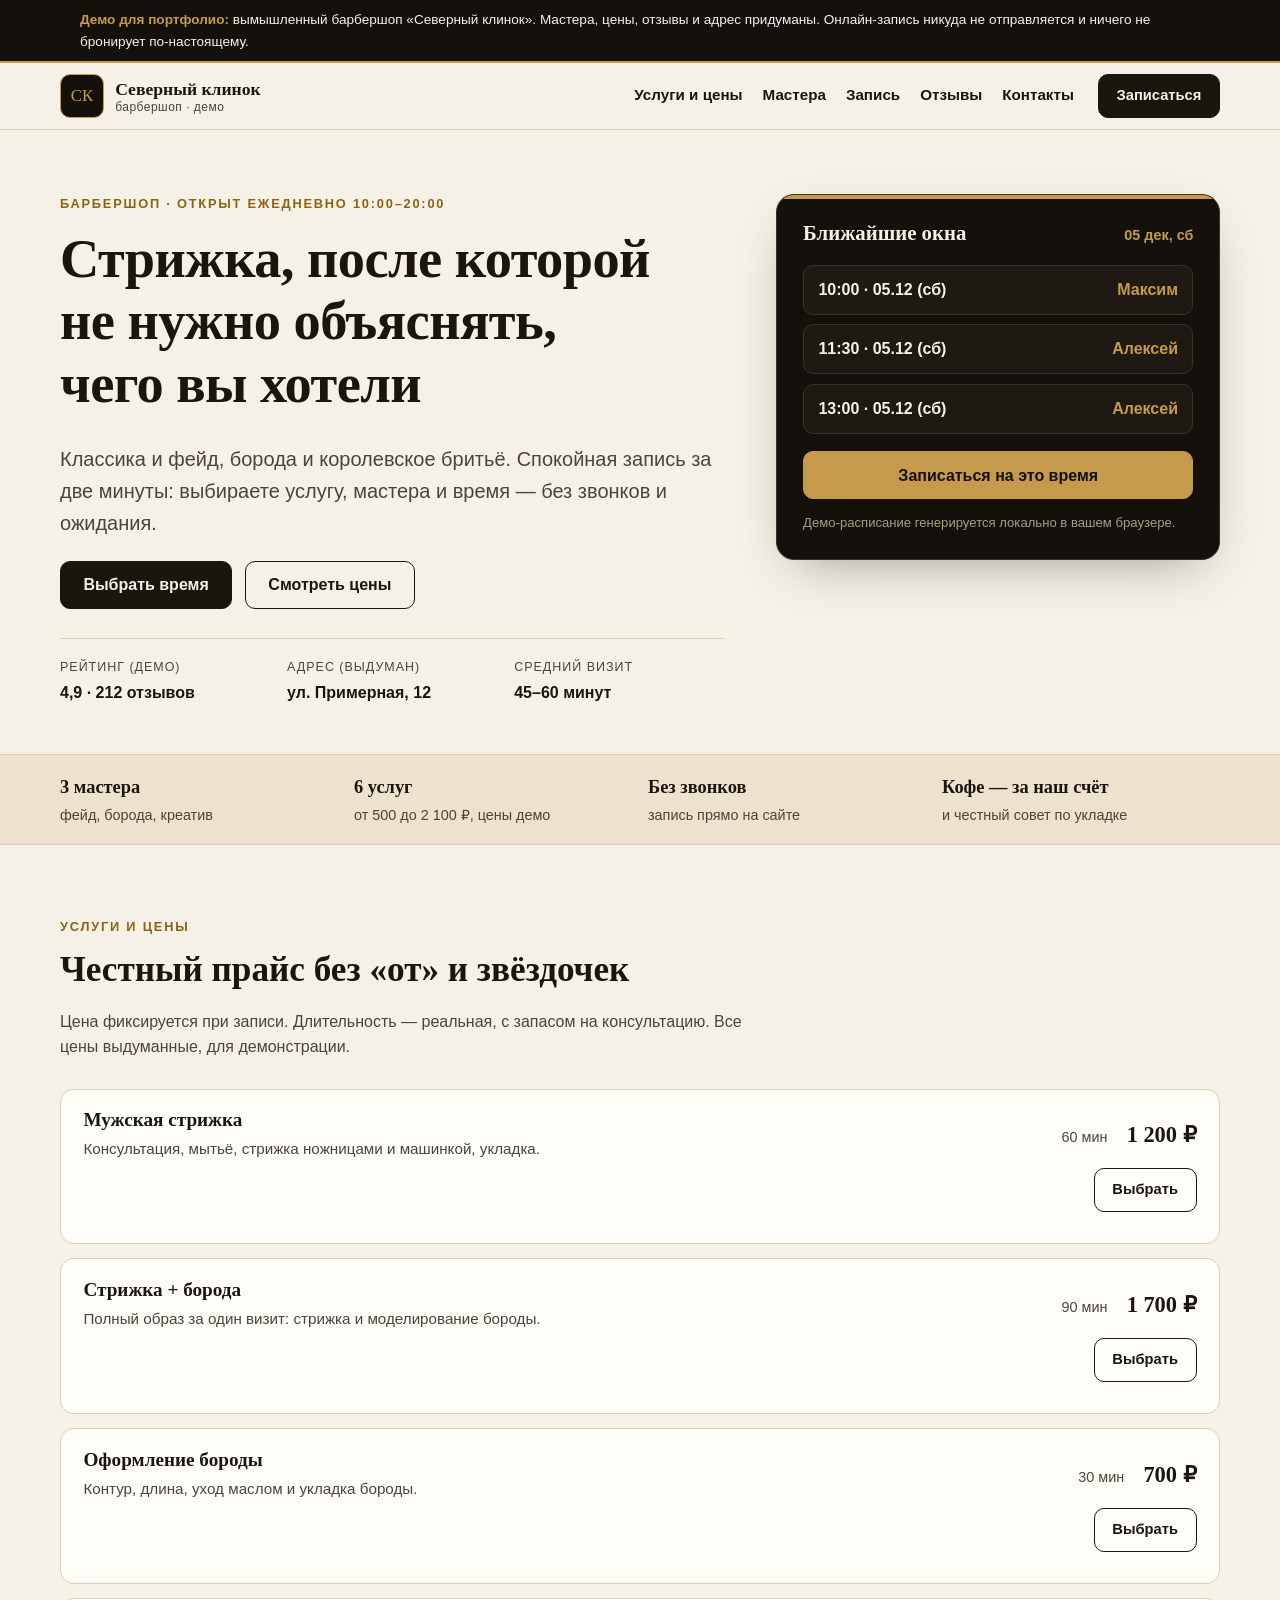
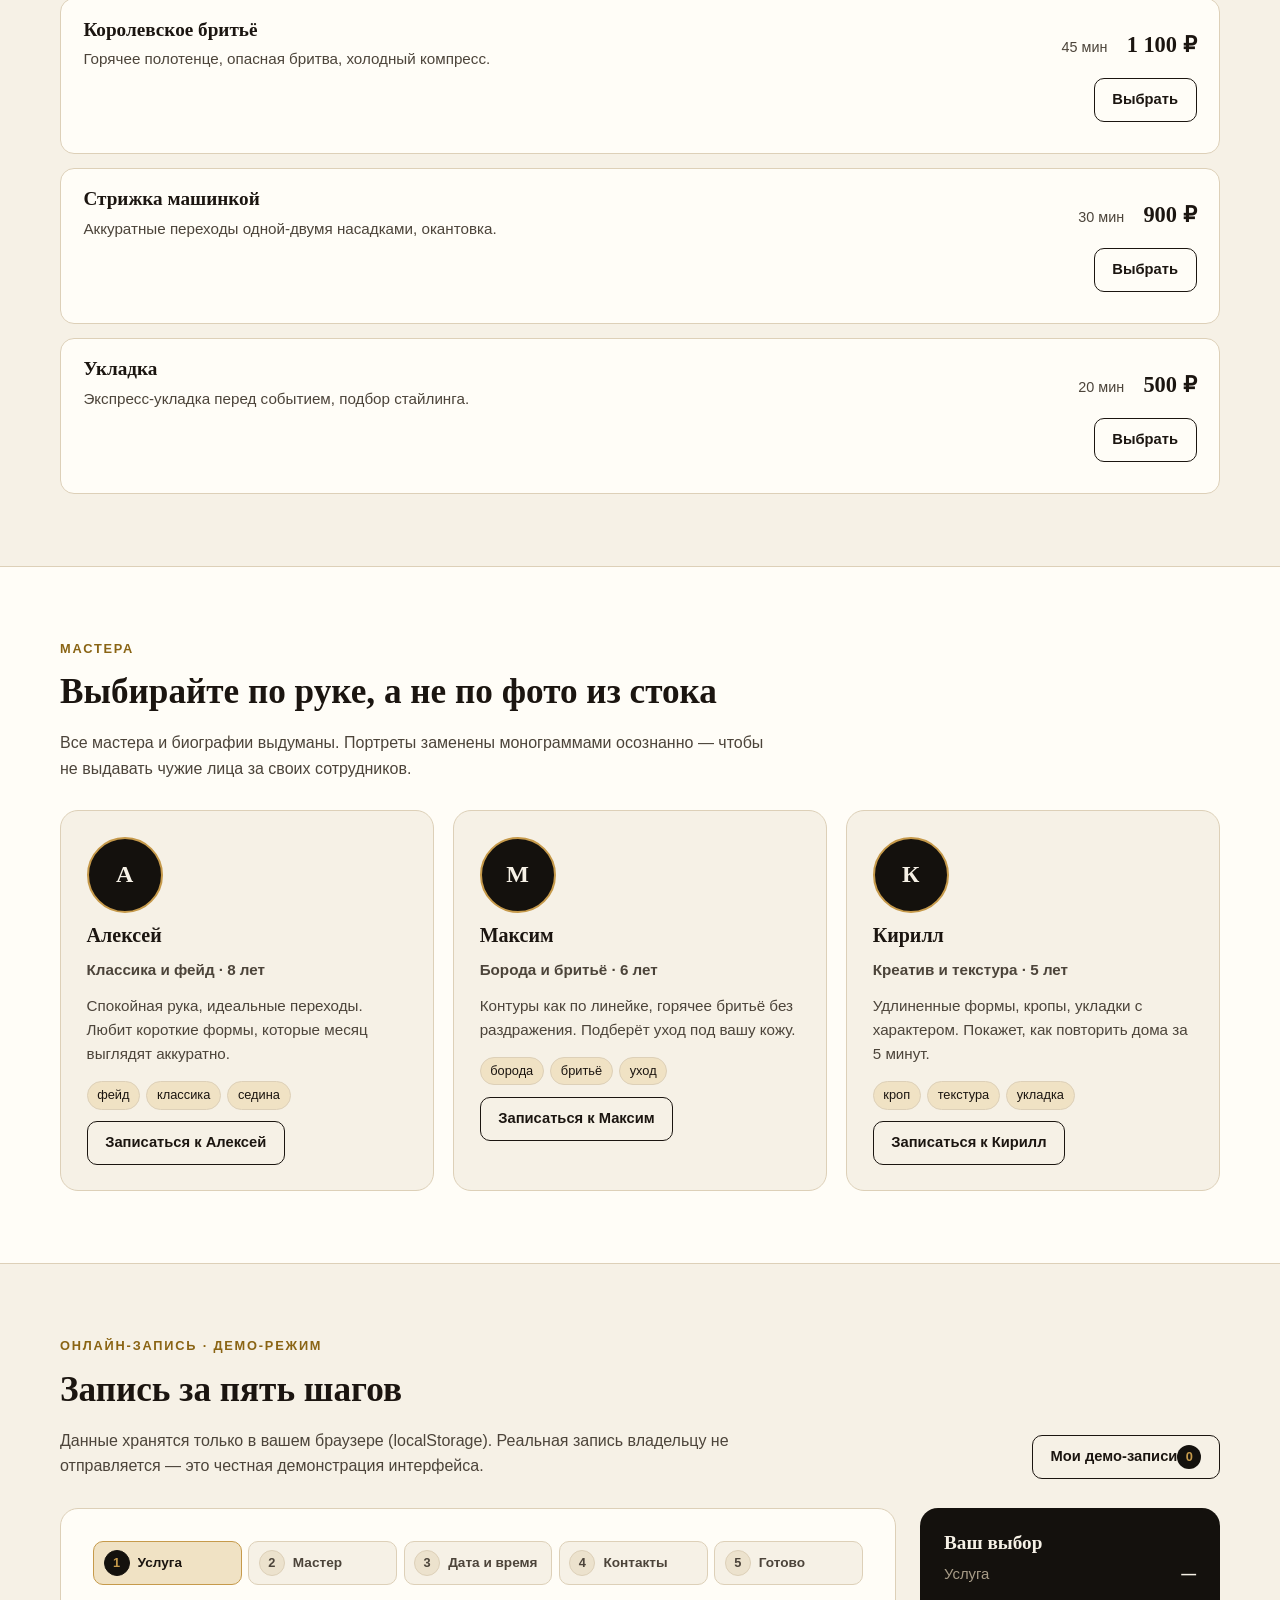
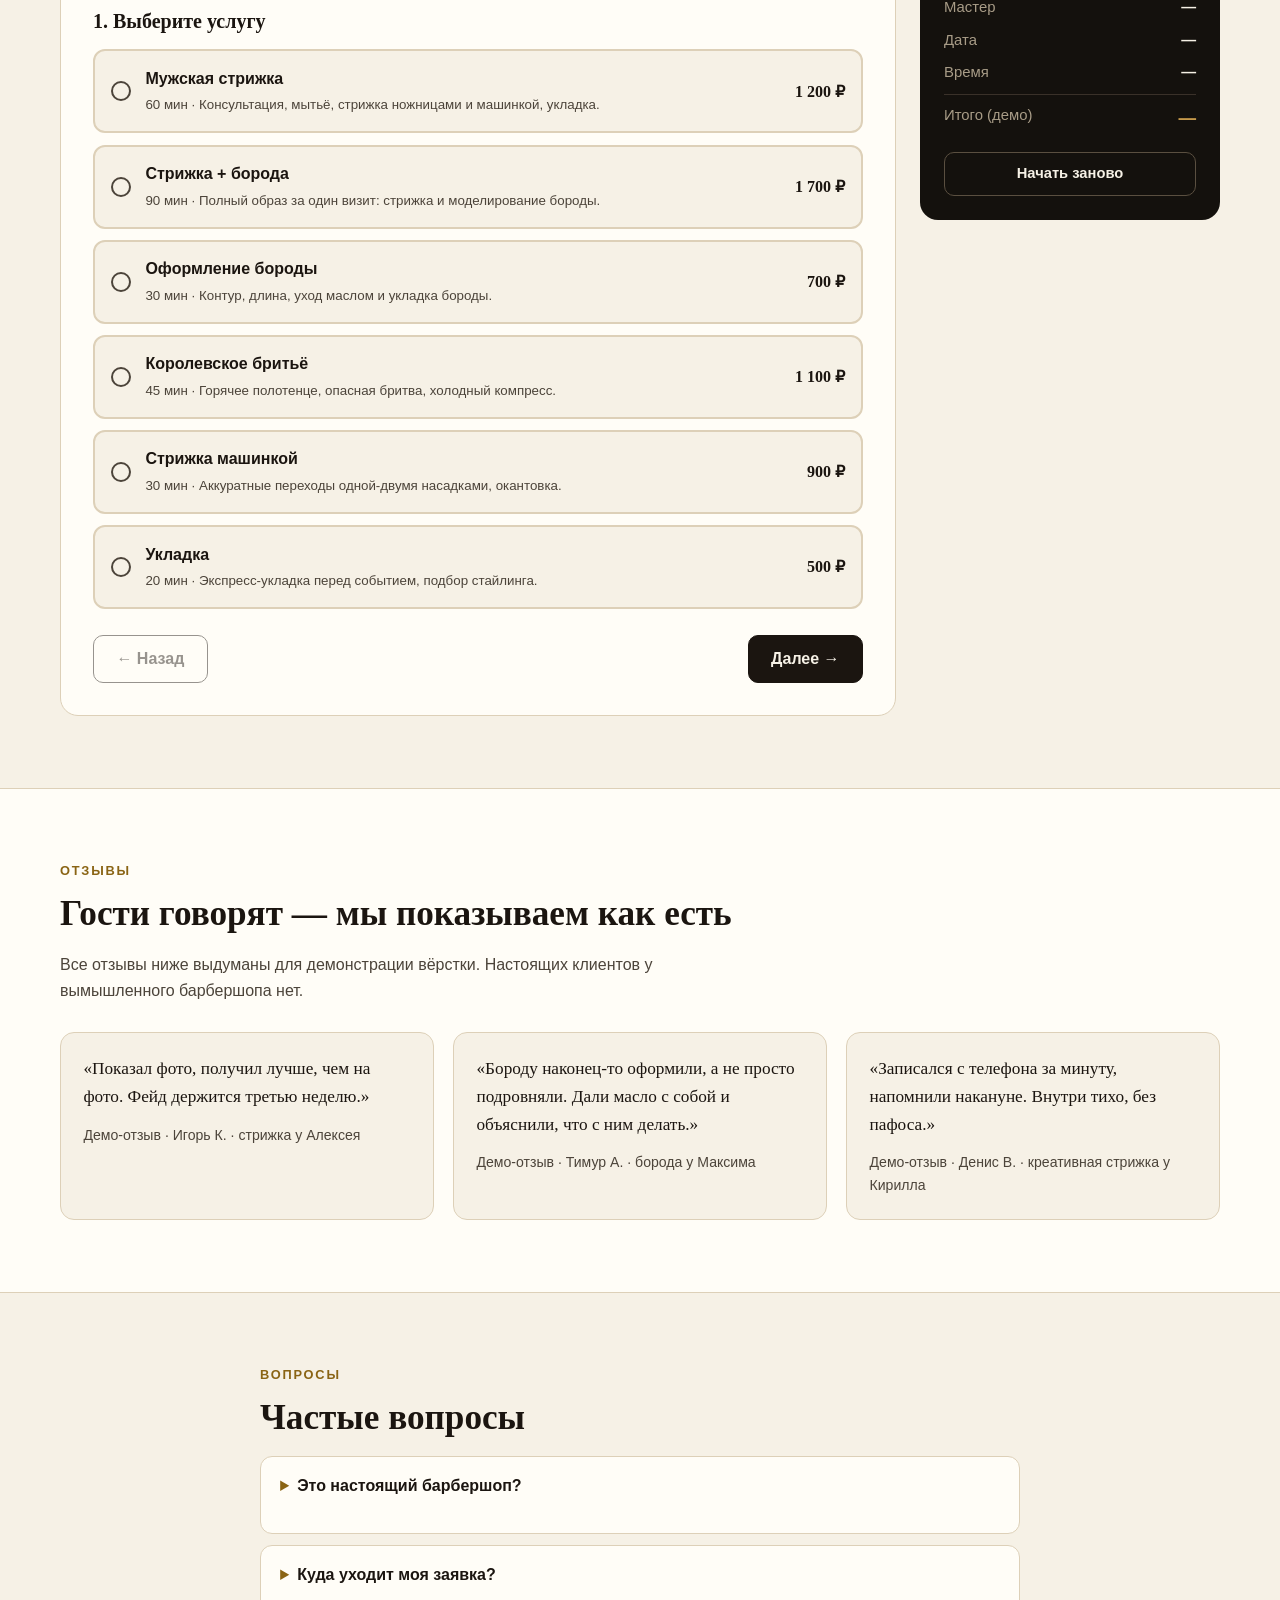
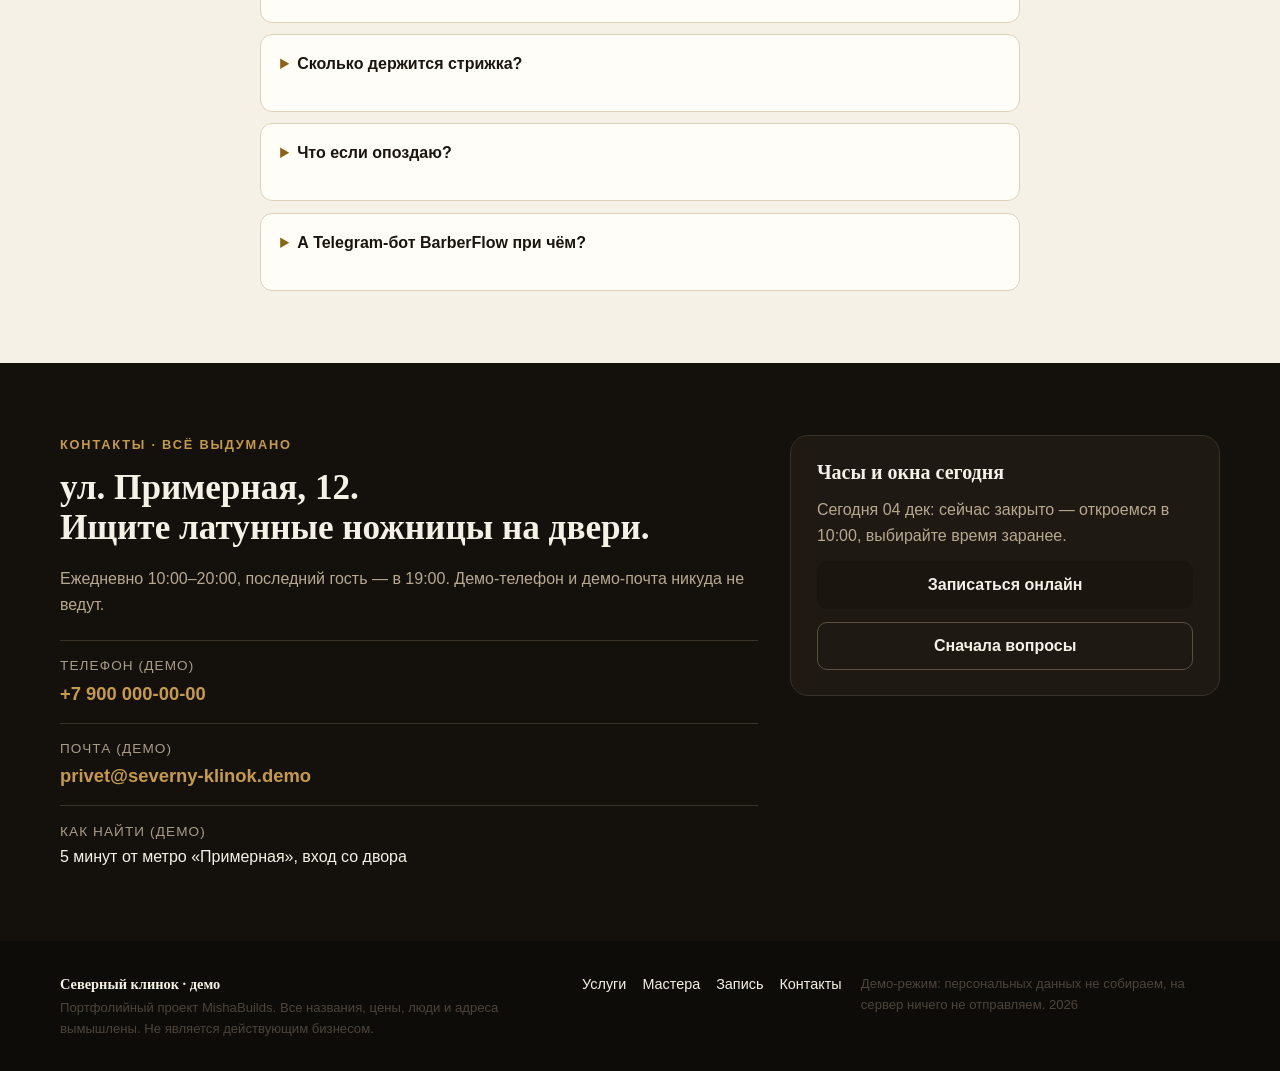
<file: docs/index.html>
<!DOCTYPE html>
<html lang="ru">
<head>
  <meta charset="UTF-8">
  <meta name="viewport" content="width=device-width, initial-scale=1.0">
  <meta name="description" content="«Северный клинок» — демонстрационный сайт вымышленного барбершопа. Услуги, мастера, онлайн-запись (демо-режим). Все данные выдуманы.">
  <meta name="theme-color" content="#14110d">
  <title>Северный клинок — барбершоп · демо-сайт</title>
  <link rel="icon" href="data:image/svg+xml,%3Csvg xmlns='http://www.w3.org/2000/svg' viewBox='0 0 32 32'%3E%3Crect width='32' height='32' rx='7' fill='%2314110d'/%3E%3Ctext x='16' y='22' font-size='17' text-anchor='middle' fill='%23c69a4b' font-family='Georgia,serif'%3E%D0%A1%D0%9A%3C/text%3E%3C/svg%3E">
  <link rel="stylesheet" href="./styles.css">
</head>
<body>
  <a class="skip-link" href="#main">Перейти к содержимому</a>

  <div class="demo-banner" role="note">
    <p><strong>Демо для портфолио:</strong> вымышленный барбершоп «Северный клинок». Мастера, цены, отзывы и адрес придуманы. Онлайн-запись никуда не отправляется и ничего не бронирует по-настоящему.</p>
  </div>

  <header class="site-header" id="top">
    <div class="container header-inner">
      <a class="brand" href="#top" aria-label="Северный клинок — на главную">
        <span class="brand-mark" aria-hidden="true">СК</span>
        <span class="brand-text">
          <span class="brand-name">Северный клинок</span>
          <span class="brand-sub">барбершоп · демо</span>
        </span>
      </a>
      <nav class="site-nav" id="site-nav" aria-label="Основная навигация">
        <a href="#services">Услуги и цены</a>
        <a href="#masters">Мастера</a>
        <a href="#booking">Запись</a>
        <a href="#reviews">Отзывы</a>
        <a href="#contacts">Контакты</a>
      </nav>
      <div class="header-actions">
        <a class="btn btn-primary btn-sm" href="#booking">Записаться</a>
        <button class="nav-toggle" id="nav-toggle" type="button" aria-expanded="false" aria-controls="site-nav" aria-label="Открыть меню">
          <span aria-hidden="true"></span><span aria-hidden="true"></span><span aria-hidden="true"></span>
        </button>
      </div>
    </div>
  </header>

  <main id="main">
    <!-- ============ HERO ============ -->
    <section class="hero" aria-labelledby="hero-title">
      <div class="container hero-grid">
        <div class="hero-copy">
          <p class="eyebrow">Барбершоп · открыт ежедневно 10:00–20:00</p>
          <h1 id="hero-title">Стрижка, после которой не нужно объяснять, чего вы хотели</h1>
          <p class="lede">Классика и фейд, борода и королевское бритьё. Спокойная запись за две минуты: выбираете услугу, мастера и время — без звонков и ожидания.</p>
          <div class="hero-cta">
            <a class="btn btn-primary" href="#booking">Выбрать время</a>
            <a class="btn btn-ghost" href="#services">Смотреть цены</a>
          </div>
          <dl class="hero-meta">
            <div><dt>Рейтинг (демо)</dt><dd>4,9 · 212 отзывов</dd></div>
            <div><dt>Адрес (выдуман)</dt><dd>ул. Примерная, 12</dd></div>
            <div><dt>Средний визит</dt><dd>45–60 минут</dd></div>
          </dl>
        </div>
        <aside class="hero-card" aria-label="Ближайшее свободное время">
          <div class="hero-card-head">
            <h2>Ближайшие окна</h2>
            <p id="hero-card-date">подбираем…</p>
          </div>
          <ul class="hero-slots" id="hero-slots">
            <li class="skeleton" aria-hidden="true"></li>
            <li class="skeleton" aria-hidden="true"></li>
            <li class="skeleton" aria-hidden="true"></li>
          </ul>
          <a class="btn btn-card" href="#booking" id="hero-book-link">Записаться на это время</a>
          <p class="fineprint">Демо-расписание генерируется локально в вашем браузере.</p>
        </aside>
      </div>
    </section>

    <!-- ============ STRIP ============ -->
    <section class="strip" aria-label="Коротко о нас">
      <div class="container strip-grid">
        <div class="strip-item"><strong>3 мастера</strong><span>фейд, борода, креатив</span></div>
        <div class="strip-item"><strong>6 услуг</strong><span>от 500 до 2&nbsp;100 ₽, цены демо</span></div>
        <div class="strip-item"><strong>Без звонков</strong><span>запись прямо на сайте</span></div>
        <div class="strip-item"><strong>Кофе — за наш счёт</strong><span>и честный совет по укладке</span></div>
      </div>
    </section>

    <!-- ============ SERVICES ============ -->
    <section class="section" id="services" aria-labelledby="services-title">
      <div class="container">
        <div class="section-head">
          <div>
            <p class="eyebrow">Услуги и цены</p>
            <h2 id="services-title">Честный прайс без «от» и звёздочек</h2>
            <p class="section-sub">Цена фиксируется при записи. Длительность — реальная, с запасом на консультацию. Все цены выдуманные, для демонстрации.</p>
          </div>
        </div>
        <ul class="services-list" id="services-list"><!-- рендерит app.js --></ul>
      </div>
    </section>

    <!-- ============ MASTERS ============ -->
    <section class="section section-alt" id="masters" aria-labelledby="masters-title">
      <div class="container">
        <div class="section-head">
          <div>
            <p class="eyebrow">Мастера</p>
            <h2 id="masters-title">Выбирайте по руке, а не по фото из стока</h2>
            <p class="section-sub">Все мастера и биографии выдуманы. Портреты заменены монограммами осознанно — чтобы не выдавать чужие лица за своих сотрудников.</p>
          </div>
        </div>
        <ul class="masters-grid" id="masters-grid"><!-- рендерит app.js --></ul>
      </div>
    </section>

    <!-- ============ BOOKING ============ -->
    <section class="section" id="booking" aria-labelledby="booking-title">
      <div class="container">
        <div class="section-head">
          <div>
            <p class="eyebrow">Онлайн-запись · демо-режим</p>
            <h2 id="booking-title">Запись за пять шагов</h2>
            <p class="section-sub">Данные хранятся только в вашем браузере (localStorage). Реальная запись владельцу не отправляется — это честная демонстрация интерфейса.</p>
          </div>
          <button class="btn btn-ghost btn-sm" id="my-bookings-btn" type="button">Мои демо-записи <span class="count-badge" id="my-bookings-count" hidden>0</span></button>
        </div>

        <div class="booking-layout">
          <div class="booking-main">
            <ol class="stepper" id="stepper" aria-label="Шаги записи">
              <li data-step="1"><span class="step-n" aria-hidden="true">1</span><span class="step-t">Услуга</span></li>
              <li data-step="2"><span class="step-n" aria-hidden="true">2</span><span class="step-t">Мастер</span></li>
              <li data-step="3"><span class="step-n" aria-hidden="true">3</span><span class="step-t">Дата и время</span></li>
              <li data-step="4"><span class="step-n" aria-hidden="true">4</span><span class="step-t">Контакты</span></li>
              <li data-step="5"><span class="step-n" aria-hidden="true">5</span><span class="step-t">Готово</span></li>
            </ol>

            <div class="step-panels">
              <section class="step-panel" data-panel="1" aria-labelledby="s1-title">
                <h3 id="s1-title">1. Выберите услугу</h3>
                <div class="choice-grid" id="choice-services" role="radiogroup" aria-label="Услуга"></div>
                <p class="field-error" id="err-service" role="alert" hidden>Выберите услугу, чтобы продолжить.</p>
              </section>

              <section class="step-panel" data-panel="2" aria-labelledby="s2-title" hidden>
                <h3 id="s2-title">2. Выберите мастера</h3>
                <div class="choice-grid" id="choice-masters" role="radiogroup" aria-label="Мастер"></div>
                <p class="field-error" id="err-master" role="alert" hidden>Выберите мастера — или «Кто свободен раньше», чтобы продолжить.</p>
              </section>

              <section class="step-panel" data-panel="3" aria-labelledby="s3-title" hidden>
                <h3 id="s3-title">3. Дата и время</h3>
                <div class="date-row" id="date-row" role="radiogroup" aria-label="Дата"></div>
                <div class="slots-grid" id="slots-grid" role="radiogroup" aria-label="Время"></div>
                <p class="slots-empty" id="slots-empty" hidden>На эту дату свободных окон нет. Выберите другую дату — мы подсветили, где есть места.</p>
                <p class="field-error" id="err-slot" role="alert" hidden>Выберите свободное время.</p>
              </section>

              <section class="step-panel" data-panel="4" aria-labelledby="s4-title" hidden>
                <h3 id="s4-title">4. Как с вами связаться</h3>
                <form id="contact-form" novalidate>
                  <div class="form-grid">
                    <div class="field">
                      <label for="f-name">Имя <span aria-hidden="true">*</span></label>
                      <input id="f-name" name="name" type="text" autocomplete="given-name" placeholder="Как к вам обращаться" minlength="2" maxlength="40" required>
                      <p class="field-error" id="err-name" role="alert" hidden>Введите имя — минимум 2 буквы.</p>
                    </div>
                    <div class="field">
                      <label for="f-phone">Телефон <span aria-hidden="true">*</span></label>
                      <input id="f-phone" name="phone" type="tel" inputmode="tel" autocomplete="tel" placeholder="+7 900 123-45-67" required>
                      <p class="field-error" id="err-phone" role="alert" hidden>Введите телефон в формате +7 900 123-45-67.</p>
                    </div>
                    <div class="field field-full">
                      <label for="f-comment">Комментарий <span class="optional">(необязательно)</span></label>
                      <textarea id="f-comment" name="comment" rows="2" maxlength="300" placeholder="Например: «хочу покороче по бокам, верх оставить»"></textarea>
                    </div>
                  </div>
                  <label class="consent">
                    <input type="checkbox" id="f-consent" required>
                    <span>Понимаю, что это <strong>демо-режим</strong>: данные останутся в моём браузере и никуда не отправятся. <span aria-hidden="true">*</span></span>
                  </label>
                  <p class="field-error" id="err-consent" role="alert" hidden>Подтвердите, что понимаете демо-режим.</p>
                </form>
              </section>

              <section class="step-panel" data-panel="5" aria-labelledby="s5-title" hidden>
                <h3 id="s5-title">5. Проверьте и подтвердите</h3>
                <div id="confirm-box"></div>
                <p class="field-error" id="err-confirm" role="alert" hidden>Это окно только что заняли. Выберите другое время.</p>
              </section>

              <section class="step-panel step-success" data-panel="done" aria-labelledby="done-title" hidden>
                <div class="success-badge" aria-hidden="true">✓</div>
                <h3 id="done-title">Вы записаны — в демо-режиме</h3>
                <div id="done-box"></div>
                <p class="fineprint">Код записи сохраните на всякий случай. Ничего никуда не отправлено: запись живёт только в localStorage вашего браузера.</p>
              </section>
            </div>

            <div class="booking-nav">
              <button class="btn btn-ghost" id="btn-back" type="button" disabled>← Назад</button>
              <button class="btn btn-primary" id="btn-next" type="button">Далее →</button>
            </div>
          </div>

          <aside class="booking-summary" aria-label="Ваш выбор">
            <h2>Ваш выбор</h2>
            <dl id="summary-list">
              <div><dt>Услуга</dt><dd id="sum-service">—</dd></div>
              <div><dt>Мастер</dt><dd id="sum-master">—</dd></div>
              <div><dt>Дата</dt><dd id="sum-date">—</dd></div>
              <div><dt>Время</dt><dd id="sum-time">—</dd></div>
              <div class="sum-total"><dt>Итого (демо)</dt><dd id="sum-price">—</dd></div>
            </dl>
            <button class="btn btn-ghost btn-sm btn-block" id="btn-reset" type="button">Начать заново</button>
          </aside>
        </div>

        <!-- Мои записи -->
        <div class="my-bookings" id="my-bookings" hidden>
          <h3>Мои демо-записи в этом браузере</h3>
          <ul id="my-bookings-list"></ul>
          <p class="fineprint">Отмена освобождает окно обратно в расписание.</p>
        </div>
      </div>
    </section>

    <!-- ============ REVIEWS ============ -->
    <section class="section section-alt" id="reviews" aria-labelledby="reviews-title">
      <div class="container">
        <div class="section-head">
          <div>
            <p class="eyebrow">Отзывы</p>
            <h2 id="reviews-title">Гости говорят — мы показываем как есть</h2>
            <p class="section-sub">Все отзывы ниже выдуманы для демонстрации вёрстки. Настоящих клиентов у вымышленного барбершопа нет.</p>
          </div>
        </div>
        <ul class="reviews-grid">
          <li><blockquote>«Показал фото, получил лучше, чем на фото. Фейд держится третью неделю.»</blockquote><p class="review-who">Демо-отзыв · Игорь К. · стрижка у Алексея</p></li>
          <li><blockquote>«Бороду наконец-то оформили, а не просто подровняли. Дали масло с собой и объяснили, что с ним делать.»</blockquote><p class="review-who">Демо-отзыв · Тимур А. · борода у Максима</p></li>
          <li><blockquote>«Записался с телефона за минуту, напомнили накануне. Внутри тихо, без пафоса.»</blockquote><p class="review-who">Демо-отзыв · Денис В. · креативная стрижка у Кирилла</p></li>
        </ul>
      </div>
    </section>

    <!-- ============ FAQ ============ -->
    <section class="section" id="faq" aria-labelledby="faq-title">
      <div class="container narrow">
        <p class="eyebrow">Вопросы</p>
        <h2 id="faq-title">Частые вопросы</h2>
        <div class="faq">
          <details><summary>Это настоящий барбершоп?</summary><p>Нет. «Северный клинок» — вымышленное название для портфолийного демо. Адрес, телефон, мастера и отзывы придуманы.</p></details>
          <details><summary>Куда уходит моя заявка?</summary><p>Никуда. Запись сохраняется только в localStorage вашего браузера. Никаких серверов, звонков и SMS в демо-режиме нет.</p></details>
          <details><summary>Сколько держится стрижка?</summary><p>В рамках демо-легенды: классика — 3–4 недели, фейд — 2–3 недели. Мастер подскажет ваш интервал на визите.</p></details>
          <details><summary>Что если опоздаю?</summary><p>В демо-мире: до 10 минут — подождём и подвинем укладку, больше — предложим ближайшее свободное окно в расписании выше.</p></details>
          <details><summary>А Telegram-бот BarberFlow при чём?</summary><p>Это тот же проект: бот ведёт запись через Telegram (исходники в папке <code>bot/</code>), а этот сайт — его витрина с тем же сценарием «услуга → мастер → время → подтверждение».</p></details>
        </div>
      </div>
    </section>

    <!-- ============ CONTACTS ============ -->
    <section class="section section-dark" id="contacts" aria-labelledby="contacts-title">
      <div class="container contacts-grid">
        <div>
          <p class="eyebrow eyebrow-light">Контакты · всё выдумано</p>
          <h2 id="contacts-title">ул. Примерная, 12.<br>Ищите латунные ножницы на двери.</h2>
          <p class="section-sub">Ежедневно 10:00–20:00, последний гость — в 19:00. Демо-телефон и демо-почта никуда не ведут.</p>
          <ul class="contact-list">
            <li><span>Телефон (демо)</span><a href="tel:+79000000000">+7 900 000-00-00</a></li>
            <li><span>Почта (демо)</span><a href="mailto:privet@severny-klinok.demo">privet@severny-klinok.demo</a></li>
            <li><span>Как найти (демо)</span><span>5 минут от метро «Примерная», вход со двора</span></li>
          </ul>
        </div>
        <div class="contacts-card">
          <h3>Часы и окна сегодня</h3>
          <p id="today-line">—</p>
          <a class="btn btn-primary btn-block" href="#booking">Записаться онлайн</a>
          <a class="btn btn-ghost btn-block" href="#faq">Сначала вопросы</a>
        </div>
      </div>
    </section>
  </main>

  <footer class="site-footer">
    <div class="container footer-grid">
      <div>
        <p class="footer-brand">Северный клинок · демо</p>
        <p class="fineprint">Портфолийный проект MishaBuilds. Все названия, цены, люди и адреса вымышлены. Не является действующим бизнесом.</p>
      </div>
      <nav aria-label="Навигация в подвале">
        <a href="#services">Услуги</a>
        <a href="#masters">Мастера</a>
        <a href="#booking">Запись</a>
        <a href="#contacts">Контакты</a>
      </nav>
      <p class="fineprint">Демо-режим: персональных данных не собираем, на сервер ничего не отправляем. <span id="year">2026</span></p>
    </div>
  </footer>

  <div class="toast" id="toast" role="status" aria-live="polite" hidden></div>

  <script src="./app.js" defer></script>
</body>
</html>
</file>
<file: docs/styles.css>
/* «Северный клинок» — собственная визуальная система.
   Бумага + графит + латунь. Никаких фреймворков. */

:root {
  --paper: #f6f1e6;
  --paper-2: #ece2cd;
  --card: #fffdf7;
  --ink: #1b1510;
  --ink-soft: #4c443a;
  --line: #ddd0b8;
  --dark: #14110d;
  --dark-2: #1e1913;
  --cream: #f6f1e6;
  --brass: #c69a4b;
  --brass-deep: #8a6414;
  --brass-soft: #f0e2c4;
  --ok: #2e7d4f;
  --err: #b3261e;
  --radius: 14px;
  --shadow: 0 18px 50px -22px rgba(20, 17, 13, .45);
  --font-display: Georgia, "Times New Roman", "Nimbus Roman", serif;
  --font-body: -apple-system, BlinkMacSystemFont, "Segoe UI", Roboto, "Helvetica Neue", Arial, sans-serif;
  --container: 1160px;
}

*, *::before, *::after { box-sizing: border-box; }

html {
  scroll-behavior: smooth;
  -webkit-text-size-adjust: 100%;
}

body {
  margin: 0;
  font-family: var(--font-body);
  font-size: 1rem;
  line-height: 1.6;
  color: var(--ink);
  background: var(--paper);
  overflow-x: clip;
}

h1, h2, h3 { font-family: var(--font-display); line-height: 1.15; margin: 0 0 .5em; font-weight: 700; text-wrap: balance; }
h1 { font-size: clamp(2rem, 1.2rem + 3.4vw, 3.4rem); letter-spacing: -.01em; }
h2 { font-size: clamp(1.5rem, 1.1rem + 1.8vw, 2.2rem); }
h3 { font-size: 1.25rem; }
p { margin: 0 0 .75em; }

a { color: inherit; }
img { max-width: 100%; }

.container { width: min(var(--container), 100% - 2.5rem); margin-inline: auto; }
.container.narrow { width: min(760px, 100% - 2.5rem); }

/* ---------- accessibility ---------- */
.skip-link {
  position: absolute; left: 1rem; top: -4rem; z-index: 200;
  background: var(--dark); color: var(--cream);
  padding: .7rem 1.1rem; border-radius: 8px; text-decoration: none;
  transition: top .15s ease;
}
.skip-link:focus { top: .6rem; }

:focus-visible {
  outline: 3px solid var(--brass-deep);
  outline-offset: 3px;
  border-radius: 6px;
}
.section-dark :focus-visible, .site-footer :focus-visible { outline-color: var(--brass); }

/* ---------- demo banner ---------- */
.demo-banner {
  background: var(--dark); color: var(--cream);
  border-bottom: 2px solid var(--brass);
  font-size: .85rem;
}
.demo-banner p { margin: 0 auto; padding: .55rem 1.25rem; max-width: var(--container); }
.demo-banner strong { color: var(--brass); }

/* ---------- header ---------- */
.site-header {
  position: sticky; top: 0; z-index: 100;
  background: var(--paper);
  background: color-mix(in srgb, var(--paper) 92%, transparent);
  backdrop-filter: blur(10px);
  border-bottom: 1px solid var(--line);
}
.header-inner { display: flex; align-items: center; gap: 1.5rem; padding-block: .7rem; }
.brand { display: flex; align-items: center; gap: .7rem; text-decoration: none; margin-right: auto; }
.brand-mark {
  width: 44px; height: 44px; flex: none;
  display: grid; place-items: center;
  font-family: var(--font-display); font-size: 1.05rem;
  color: var(--brass); background: var(--dark);
  border: 1px solid var(--brass); border-radius: 10px;
}
.brand-text { display: grid; line-height: 1.2; }
.brand-name { font-family: var(--font-display); font-weight: 700; font-size: 1.1rem; }
.brand-sub { font-size: .75rem; color: var(--ink-soft); letter-spacing: .04em; }
.site-nav { display: flex; gap: 1.25rem; }
.site-nav a { text-decoration: none; font-weight: 600; font-size: .95rem; padding: .4rem 0; border-bottom: 2px solid transparent; }
.site-nav a:hover { border-color: var(--brass); }
.header-actions { display: flex; align-items: center; gap: .6rem; }
.nav-toggle { display: none; }

/* ---------- buttons ---------- */
.btn {
  display: inline-flex; align-items: center; justify-content: center;
  min-height: 48px; padding: .7rem 1.4rem;
  font: 600 1rem/1.2 var(--font-body);
  border-radius: 10px; border: 1px solid transparent;
  cursor: pointer; text-decoration: none;
  transition: transform .12s ease, background .15s ease, border-color .15s ease, box-shadow .15s ease;
}
.btn:active { transform: translateY(1px) scale(.99); }
.btn-primary { background: var(--ink); color: var(--cream); border-color: var(--ink); }
.btn-primary:hover { background: #2a2118; border-color: var(--brass); box-shadow: var(--shadow); }
.btn-ghost { background: transparent; color: var(--ink); border-color: var(--ink); }
.btn-ghost:hover { background: var(--ink); color: var(--cream); }
.btn-sm { min-height: 44px; padding: .55rem 1.1rem; font-size: .92rem; }
.btn-block { width: 100%; }
.btn-card { background: var(--brass); color: var(--dark); border-color: var(--brass); width: 100%; }
.btn-card:hover { background: #d5a952; }
.btn[disabled] { opacity: .45; cursor: not-allowed; transform: none; }

/* ---------- hero ---------- */
.hero { padding: clamp(2.5rem, 5vw, 4.5rem) 0 clamp(2rem, 4vw, 3rem); }
.hero-grid { display: grid; grid-template-columns: minmax(0, 1.35fr) minmax(0, .9fr); gap: clamp(1.5rem, 4vw, 3.5rem); align-items: start; }
.eyebrow {
  font-size: .8rem; font-weight: 700; letter-spacing: .14em; text-transform: uppercase;
  color: var(--brass-deep); margin-bottom: .8rem;
}
.lede { font-size: clamp(1.05rem, 1rem + .5vw, 1.25rem); color: var(--ink-soft); max-width: 34em; }
.hero-cta { display: flex; flex-wrap: wrap; gap: .8rem; margin: 1.4rem 0 1.8rem; }
.hero-meta { display: grid; grid-template-columns: repeat(3, minmax(0, 1fr)); gap: 1rem; margin: 0; border-top: 1px solid var(--line); padding-top: 1.2rem; }
.hero-meta div { margin: 0; }
.hero-meta dt { font-size: .78rem; text-transform: uppercase; letter-spacing: .08em; color: var(--ink-soft); }
.hero-meta dd { margin: .15rem 0 0; font-weight: 700; }

.hero-card {
  background: var(--dark); color: var(--cream);
  border: 1px solid #3a3129; border-radius: 18px;
  padding: 1.6rem; box-shadow: var(--shadow);
  position: relative; overflow: hidden;
}
.hero-card::before {
  content: ""; position: absolute; inset: 0 0 auto 0; height: 4px;
  background: var(--brass);
}
.hero-card-head { display: flex; baseline: none; align-items: baseline; justify-content: space-between; gap: 1rem; }
.hero-card-head h2 { font-size: 1.3rem; margin: 0; color: var(--cream); }
.hero-card-head p { margin: 0; color: var(--brass); font-weight: 600; font-size: .9rem; }
.hero-slots { list-style: none; margin: 1.1rem 0; padding: 0; display: grid; gap: .6rem; }
.hero-slots li {
  display: flex; justify-content: space-between; align-items: center;
  background: var(--dark-2); border: 1px solid #3a3129;
  padding: .7rem .9rem; border-radius: 10px; font-weight: 600;
}
.hero-slots li span:last-child { color: var(--brass); }
.hero-slots .skeleton { height: 52px; background: linear-gradient(90deg, var(--dark-2), #2a231b, var(--dark-2)); border-radius: 10px; }
.fineprint { font-size: .82rem; color: var(--ink-soft); margin: .8rem 0 0; }
.hero-card .fineprint { color: #a89c87; }

/* ---------- strip ---------- */
.strip { border-block: 1px solid var(--line); background: var(--paper-2); }
.strip-grid { display: grid; grid-template-columns: repeat(4, minmax(0, 1fr)); gap: 1rem; padding-block: 1.1rem; }
.strip-item { display: grid; gap: .1rem; }
.strip-item strong { font-family: var(--font-display); font-size: 1.15rem; }
.strip-item span { color: var(--ink-soft); font-size: .9rem; }

/* ---------- sections ---------- */
.section { padding: clamp(2.5rem, 6vw, 4.5rem) 0; }
.section-alt { background: var(--card); border-block: 1px solid var(--line); }
.section-dark { background: var(--dark); color: var(--cream); }
.section-head { display: flex; align-items: end; justify-content: space-between; gap: 1.5rem; margin-bottom: 1.8rem; flex-wrap: wrap; }
.section-sub { color: var(--ink-soft); max-width: 44em; margin-bottom: 0; }
.section-dark .section-sub { color: #b7a98f; }
.eyebrow-light { color: var(--brass); }

/* ---------- services ---------- */
.services-list { list-style: none; margin: 0; padding: 0; display: grid; gap: .9rem; }
.service-card {
  display: grid; grid-template-columns: minmax(0, 1fr) auto; gap: .4rem 1.5rem; align-items: center;
  background: var(--card); border: 1px solid var(--line);
  border-radius: var(--radius); padding: 1.2rem 1.4rem;
  transition: border-color .15s ease, box-shadow .15s ease;
}
.service-card:hover { border-color: var(--brass); box-shadow: var(--shadow); }
.service-card h3 { margin: 0; font-size: 1.2rem; }
.service-desc { margin: 0; color: var(--ink-soft); font-size: .95rem; grid-column: 1; }
.service-meta { display: flex; gap: 1.2rem; align-items: baseline; grid-column: 2; grid-row: 1 / span 2; text-align: right; }
.service-price { font-family: var(--font-display); font-size: 1.4rem; font-weight: 700; white-space: nowrap; }
.service-dur { color: var(--ink-soft); font-size: .9rem; white-space: nowrap; }
.service-pick { grid-column: 2; justify-self: end; }

/* ---------- masters ---------- */
.masters-grid { list-style: none; margin: 0; padding: 0; display: grid; grid-template-columns: repeat(3, minmax(0, 1fr)); gap: 1.2rem; }
.master-card {
  background: var(--paper); border: 1px solid var(--line);
  border-radius: 18px; padding: 1.6rem; display: grid; gap: .7rem; align-content: start;
  transition: border-color .15s ease, box-shadow .15s ease;
}
.master-card:hover { border-color: var(--brass); box-shadow: var(--shadow); }
.master-photo {
  width: 76px; height: 76px; border-radius: 50%;
  display: grid; place-items: center;
  font-family: var(--font-display); font-size: 1.5rem; font-weight: 700;
  color: var(--cream); background: var(--dark);
  border: 2px solid var(--brass);
}
.master-card h3 { margin: 0; }
.master-role { color: var(--brass-deep); font-weight: 700; font-size: .9rem; margin: 0; }
.master-card p { margin: 0; color: var(--ink-soft); font-size: .95rem; }
.master-tags { list-style: none; display: flex; flex-wrap: wrap; gap: .4rem; margin: .2rem 0 0; padding: 0; }
.master-tags li { font-size: .8rem; background: var(--brass-soft); border: 1px solid var(--line); padding: .2rem .6rem; border-radius: 999px; }

/* ---------- booking ---------- */
.booking-layout { display: grid; grid-template-columns: minmax(0, 1fr) 300px; gap: 1.5rem; align-items: start; }
.booking-main { background: var(--card); border: 1px solid var(--line); border-radius: 18px; padding: clamp(1.2rem, 3vw, 2rem); }
.stepper { list-style: none; display: grid; grid-template-columns: repeat(5, minmax(0, 1fr)); gap: .4rem; margin: 0 0 1.6rem; padding: 0; }
.stepper li { display: flex; align-items: center; gap: .5rem; font-size: .85rem; font-weight: 600; color: var(--ink-soft); padding: .5rem .6rem; border-radius: 10px; border: 1px solid var(--line); background: var(--paper); min-width: 0; }
.step-n {
  width: 26px; height: 26px; flex: none; display: grid; place-items: center;
  border-radius: 50%; background: var(--paper-2); border: 1px solid var(--line);
  font-size: .8rem;
}
.stepper li.is-active { color: var(--ink); border-color: var(--brass); background: var(--brass-soft); }
.stepper li.is-active .step-n { background: var(--dark); color: var(--brass); border-color: var(--dark); }
.stepper li.is-done { color: var(--ok); }
.stepper li.is-done .step-n { background: var(--ok); border-color: var(--ok); color: #fff; }
.step-t { overflow: hidden; text-overflow: ellipsis; white-space: nowrap; }

.step-panel h3 { margin-bottom: 1rem; }
.choice-grid { display: grid; gap: .7rem; }
.choice {
  display: grid; grid-template-columns: auto minmax(0, 1fr) auto; gap: .9rem; align-items: center;
  width: 100%; text-align: left; font: inherit; color: inherit;
  background: var(--paper); border: 2px solid var(--line); border-radius: 12px;
  padding: .9rem 1rem; cursor: pointer; min-height: 56px;
  transition: border-color .12s ease, background .12s ease;
}
.choice:hover { border-color: var(--brass); }
.choice[aria-checked="true"] { border-color: var(--dark); background: var(--brass-soft); box-shadow: inset 0 0 0 1px var(--dark); }
.choice-radio {
  width: 20px; height: 20px; border-radius: 50%; border: 2px solid var(--ink-soft); flex: none;
  display: grid; place-items: center;
}
.choice[aria-checked="true"] .choice-radio { border-color: var(--dark); }
.choice[aria-checked="true"] .choice-radio::after { content: ""; width: 10px; height: 10px; border-radius: 50%; background: var(--dark); }
.choice-main { min-width: 0; }
.choice-main strong { display: block; }
.choice-main small { color: var(--ink-soft); }
.choice-price { font-family: var(--font-display); font-weight: 700; white-space: nowrap; }

.date-row { display: grid; grid-template-columns: repeat(auto-fill, minmax(108px, 1fr)); gap: .6rem; margin-bottom: 1.1rem; }
.date-chip {
  font: 600 .92rem/1.3 var(--font-body); color: var(--ink);
  background: var(--paper); border: 2px solid var(--line); border-radius: 12px;
  padding: .65rem .5rem; cursor: pointer; min-height: 56px;
}
.date-chip small { display: block; font-weight: 400; color: var(--ink-soft); font-size: .78rem; }
.date-chip:hover { border-color: var(--brass); }
.date-chip[aria-checked="true"] { border-color: var(--dark); background: var(--brass-soft); }
.date-chip[disabled] { opacity: .45; cursor: not-allowed; }

.slots-grid { display: grid; grid-template-columns: repeat(auto-fill, minmax(96px, 1fr)); gap: .6rem; }
.slot {
  font: 700 1rem var(--font-body);
  min-height: 48px; border-radius: 10px; cursor: pointer;
  border: 2px solid var(--line); background: var(--paper); color: var(--ink);
}
.slot:hover:not([disabled]) { border-color: var(--brass); }
.slot[aria-checked="true"] { border-color: var(--dark); background: var(--dark); color: var(--cream); }
.slot[disabled] { text-decoration: line-through; opacity: .45; cursor: not-allowed; }
.slots-empty { background: var(--paper); border: 1px dashed var(--line); border-radius: 10px; padding: 1rem; color: var(--ink-soft); }

.form-grid { display: grid; grid-template-columns: 1fr 1fr; gap: 1rem; }
.field { display: grid; gap: .35rem; }
.field-full { grid-column: 1 / -1; }
.field label { font-weight: 700; font-size: .92rem; }
.optional { font-weight: 400; color: var(--ink-soft); }
.field input, .field textarea {
  font: 1rem var(--font-body); color: var(--ink);
  border: 2px solid var(--line); border-radius: 10px;
  padding: .75rem .9rem; background: #fff; width: 100%; min-height: 48px;
}
.field textarea { min-height: 0; resize: vertical; }
.field input:focus, .field textarea:focus { border-color: var(--brass-deep); outline: 3px solid var(--brass-soft); }
.field input[aria-invalid="true"] { border-color: var(--err); }
.field-error { color: var(--err); font-size: .9rem; font-weight: 600; margin: .6rem 0 0; }
.consent { display: flex; gap: .6rem; align-items: flex-start; margin-top: 1rem; font-size: .92rem; cursor: pointer; }
.consent input { width: 22px; height: 22px; flex: none; margin-top: 2px; accent-color: var(--dark); }

.confirm-card, .done-card {
  background: var(--paper); border: 1px solid var(--line);
  border-radius: 12px; padding: 1.2rem 1.3rem; display: grid; gap: .45rem;
}
.confirm-card dl, .done-card dl { margin: 0; display: grid; gap: .35rem; }
.confirm-card div, .done-card div { display: flex; justify-content: space-between; gap: 1rem; }
.confirm-card dt, .done-card dt { color: var(--ink-soft); }
.confirm-card dd, .done-card dd { margin: 0; font-weight: 700; text-align: right; }
.booking-code { font-family: ui-monospace, Consolas, monospace; background: var(--dark); color: var(--brass); padding: .2rem .6rem; border-radius: 6px; }

.step-success { text-align: left; }
.success-badge {
  width: 56px; height: 56px; border-radius: 50%;
  display: grid; place-items: center; font-size: 1.6rem; font-weight: 700;
  background: var(--ok); color: #fff; margin-bottom: .8rem;
}

.booking-nav { display: flex; justify-content: space-between; gap: 1rem; margin-top: 1.6rem; }

.booking-summary {
  background: var(--dark); color: var(--cream);
  border-radius: 18px; padding: 1.5rem;
  position: sticky; top: 9rem;
}
.booking-summary h2 { font-size: 1.2rem; color: var(--cream); }
.booking-summary dl { margin: 0 0 1.2rem; display: grid; gap: .55rem; }
.booking-summary div { display: flex; justify-content: space-between; gap: 1rem; font-size: .93rem; }
.booking-summary dt { color: #a89c87; }
.booking-summary dd { margin: 0; font-weight: 700; text-align: right; }
.sum-total { border-top: 1px solid #3a3129; padding-top: .6rem; }
.sum-total dd { color: var(--brass); font-size: 1.1rem; }
.booking-summary .btn-ghost { color: var(--cream); border-color: #5a4f40; }
.booking-summary .btn-ghost:hover { background: var(--brass); color: var(--dark); border-color: var(--brass); }

.count-badge {
  display: inline-grid; place-items: center;
  min-width: 24px; height: 24px; padding: 0 6px;
  border-radius: 999px; background: var(--dark); color: var(--brass);
  font-size: .8rem; vertical-align: middle;
}
.my-bookings { margin-top: 1.5rem; background: var(--paper-2); border: 1px solid var(--line); border-radius: var(--radius); padding: 1.2rem 1.4rem; }
.my-bookings h3 { margin-bottom: .8rem; }
.my-bookings ul { list-style: none; margin: 0; padding: 0; display: grid; gap: .7rem; }
.my-bookings li {
  display: flex; justify-content: space-between; align-items: center; gap: 1rem; flex-wrap: wrap;
  background: var(--card); border: 1px solid var(--line); border-radius: 10px; padding: .8rem 1rem;
}

/* ---------- reviews / faq ---------- */
.reviews-grid { list-style: none; margin: 0; padding: 0; display: grid; grid-template-columns: repeat(3, minmax(0, 1fr)); gap: 1.2rem; }
.reviews-grid li { background: var(--paper); border: 1px solid var(--line); border-radius: var(--radius); padding: 1.4rem; display: grid; gap: .8rem; align-content: start; }
.reviews-grid blockquote { margin: 0; font-family: var(--font-display); font-size: 1.08rem; }
.review-who { margin: 0; color: var(--ink-soft); font-size: .88rem; }

.faq { display: grid; gap: .7rem; }
.faq details { background: var(--card); border: 1px solid var(--line); border-radius: 12px; padding: 1rem 1.2rem; }
.faq summary { font-weight: 700; cursor: pointer; min-height: 44px; }
.faq summary::marker { color: var(--brass-deep); }
.faq p { margin: .6rem 0 0; color: var(--ink-soft); }

/* ---------- contacts / footer ---------- */
.contacts-grid { display: grid; grid-template-columns: minmax(0, 1.3fr) minmax(0, .8fr); gap: 2rem; align-items: start; }
.contacts-grid h2 { color: var(--cream); }
.contact-list { list-style: none; margin: 1.4rem 0 0; padding: 0; display: grid; gap: .9rem; }
.contact-list li { display: grid; gap: .1rem; border-top: 1px solid #3a3129; padding-top: .9rem; }
.contact-list span:first-child { color: #a89c87; font-size: .85rem; text-transform: uppercase; letter-spacing: .08em; }
.contact-list a { color: var(--brass); font-weight: 700; font-size: 1.15rem; text-decoration: none; }
.contact-list a:hover { text-decoration: underline; }
.contacts-card { background: var(--dark-2); border: 1px solid #3a3129; border-radius: 18px; padding: 1.6rem; display: grid; gap: .8rem; }
.contacts-card h3 { color: var(--cream); margin: 0; }
.contacts-card p { color: #b7a98f; margin: 0; }
.contacts-card .btn-ghost { color: var(--cream); border-color: #5a4f40; }
.contacts-card .btn-ghost:hover { background: var(--brass); color: var(--dark); border-color: var(--brass); }

.site-footer { background: #0e0c09; color: #a89c87; padding: 2rem 0; font-size: .9rem; }
.footer-grid { display: grid; grid-template-columns: minmax(0, 1.4fr) auto minmax(0, 1fr); gap: 1.2rem; align-items: start; }
.footer-brand { font-family: var(--font-display); color: var(--cream); font-weight: 700; margin-bottom: .3rem; }
.site-footer nav { display: flex; gap: 1rem; flex-wrap: wrap; }
.site-footer a { color: var(--cream); text-decoration: none; }
.site-footer a:hover { color: var(--brass); }
.site-footer p { margin: 0; }

/* ---------- toast ---------- */
.toast {
  position: fixed; left: 50%; bottom: 1.2rem; transform: translateX(-50%);
  background: var(--dark); color: var(--cream);
  border: 1px solid var(--brass); border-radius: 12px;
  padding: .85rem 1.3rem; max-width: min(92vw, 560px);
  box-shadow: var(--shadow); z-index: 300; font-weight: 600;
}

/* ---------- responsive: осознанный мобильный ---------- */
@media (max-width: 960px) {
  .hero-grid { grid-template-columns: minmax(0, 1fr); }
  .hero-card { order: 2; }
  .strip-grid { grid-template-columns: repeat(2, minmax(0, 1fr)); }
  .masters-grid { grid-template-columns: minmax(0, 1fr); }
  .reviews-grid { grid-template-columns: minmax(0, 1fr); }
  .booking-layout { grid-template-columns: minmax(0, 1fr); }
  .booking-summary { position: static; order: -1; }
  .contacts-grid { grid-template-columns: minmax(0, 1fr); }
  .footer-grid { grid-template-columns: minmax(0, 1fr); }
  .site-nav {
    display: none; position: absolute; top: 100%; left: 0; right: 0;
    background: var(--paper); border-bottom: 1px solid var(--line);
    flex-direction: column; padding: .8rem 1.25rem 1.2rem; gap: 0;
  }
  .site-nav.is-open { display: flex; }
  .site-nav a { padding: .8rem 0; border-bottom: 1px solid var(--line); min-height: 48px; display: flex; align-items: center; }
  .nav-toggle {
    display: grid; place-items: center; gap: 0;
    width: 48px; height: 48px; background: transparent;
    border: 1px solid var(--ink); border-radius: 10px; cursor: pointer;
  }
  .nav-toggle span { display: block; width: 22px; height: 2px; background: var(--ink); margin: 2.5px 0; }
  .nav-toggle[aria-expanded="true"] span:nth-child(2) { opacity: 0; }
}

@media (max-width: 400px) {
  .header-actions .btn { display: none; }
  .brand-name { font-size: 1rem; }
  .header-inner { gap: .8rem; }
}

@media (max-width: 560px) {
  .container { width: calc(100% - 2rem); }
  .hero-meta { grid-template-columns: minmax(0, 1fr); gap: .6rem; }
  .service-card { grid-template-columns: minmax(0, 1fr); }
  .service-meta, .service-pick { grid-column: 1; }
  .service-meta { text-align: left; grid-row: auto; }
  .service-pick { justify-self: stretch; }
  .service-pick .btn { width: 100%; }
  .form-grid { grid-template-columns: minmax(0, 1fr); }
  .stepper li { padding: .45rem; }
  .step-t { display: none; }
  .stepper li.is-active .step-t { display: inline; }
  .booking-nav { flex-direction: column-reverse; }
  .booking-nav .btn { width: 100%; }
  .date-row { grid-template-columns: repeat(2, minmax(0, 1fr)); }
  .slots-grid { grid-template-columns: repeat(3, minmax(0, 1fr)); }
  .choice { grid-template-columns: auto minmax(0, 1fr); }
  .choice-price { grid-column: 2; justify-self: start; }
}

@media (min-width: 1600px) {
  :root { --container: 1280px; }
  body { font-size: 1.06rem; }
}

/* ---------- reduced motion ---------- */
@media (prefers-reduced-motion: reduce) {
  html { scroll-behavior: auto; }
  *, *::before, *::after { animation: none !important; transition: none !important; }
  .hero-slots .skeleton { background: var(--dark-2); }
}
</file>
